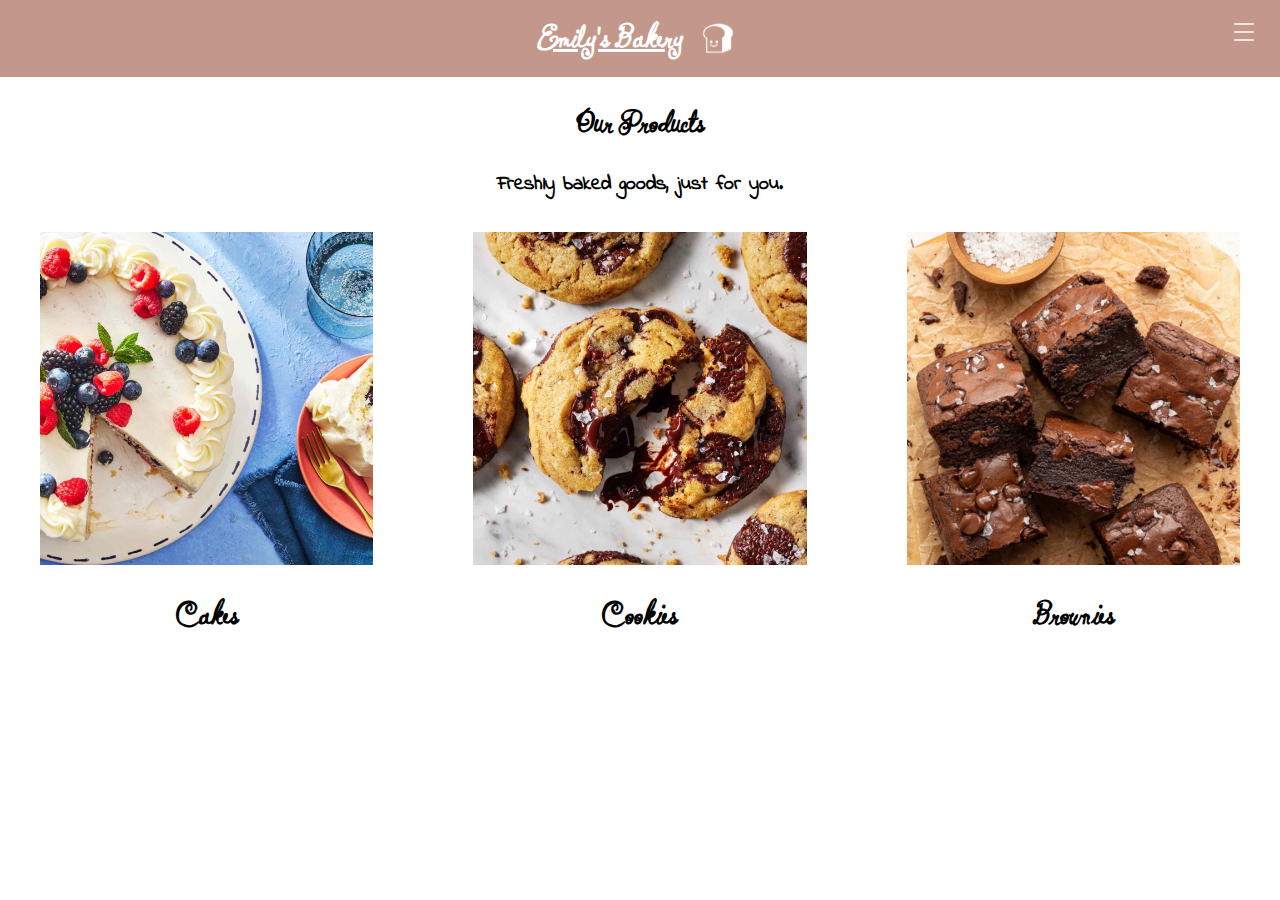
<file: index.html>
<!DOCTYPE html>
<html>
  <head>
    <meta charset="utf-8">
    <title>Emily's Bakery</title>
    <link rel="stylesheet" href="styles.css">
    <meta name="viewport" content="width=device-width, initial-scale=1.0">
  </head>

  <body>
    <header>
      <div class="header-content">
        <div class="logo-wrap">
          <h1><a href="index.html">Emily's Bakery</a></h1>
          <svg width="101" height="90" viewBox="0 0 101 90" fill="none" xmlns="http://www.w3.org/2000/svg" xmlns:xlink="http://www.w3.org/1999/xlink">
          <title>Emily Chen's Logo</title>
          <rect width="101" height="90" fill="url(#pattern0_1_50)"/>
          <defs>
          <pattern id="pattern0_1_50" patternContentUnits="objectBoundingBox" width="1" height="1">
          <use xlink:href="#image0_1_50" transform="matrix(0.00164105 0 0 0.00184162 -0.00298124 0)"/>
          </pattern>
          <image id="image0_1_50" width="613" height="543" preserveAspectRatio="none" xlink:href="[data-uri]"/>
          </defs>
          </svg>
        </div>

        <nav>
          <a href="cakes.html">Cakes</a>
          <a href="cookies.html">Cookies</a>
          <a href="brownies.html">Brownies</a>
        </nav>
      </div>

      <svg class="menu" viewBox="0 0 30 30" role="button">
        <title>Navigation menu icon</title>
        <line x1="8" x2="22" y1="6" y2="6" stroke="white" stroke-linecap="round" />
        <line x1="8" x2="22" y1="12" y2="12" stroke="white" stroke-linecap="round" />
        <line x1="8" x2="22" y1="18" y2="18" stroke="white" stroke-linecap="round" />
      </svg>
    </header>
    <div>
      <h1>Our Products</h1>
      <h2>Freshly baked goods, just for you.</h2>
    </div>
    
    <div class="product-row">
      <figure>
        <a href="cakes.html">
          <img
              width="600"
              height="600"
              src="images/cake-600.png"
              srcset="images/cake-600.png 600w, images/cake-900.png 900w, images/cake-1200.png 1200w"
              sizes="
              (max-width: 300px) 300px,
              (max-width: 600px) 600px,
              (max-width: 900px) 900px,
              1200px"
              alt="Top down view of a fruit cake"
            >
        </a>

        <h1>Cakes</h1>
      </figure>

      <figure>
        <a href="cookies.html">
          <img
              width="600"
              height="600"
              src="images/cookie-600.png"
              srcset="images/cookie-600.png 600w, images/cookie-900.png 900w, images/cookie-1200.png 1200w"
              sizes="
              (max-width: 300px) 300px,
              (max-width: 600px) 600px,
              (max-width: 900px) 900px,
              1200px"
              alt="Top down view of a chocolate chip cookie"
            >
        </a>

        <h1>Cookies</h1>
      </figure>

      <figure>
        <a href="brownies.html">
          <img
              width="600"
              height="600"
              src="images/brownie-600.png"
              srcset="images/brownie-600.png 600w, images/brownie-900.png 900w, images/brownie-1200.png 1200w"
              sizes="
              (max-width: 300px) 300px,
              (max-width: 600px) 600px,
              (max-width: 900px) 900px,
              1200px"
              alt="Top down view of a board of brownies"
            >
        </a>

        <h1>Brownies</h1>
      </figure>
    </div>

    <script src="nav.js"></script>
    <script src="grayscale.js"></script>

  </body>

</html>
</file>
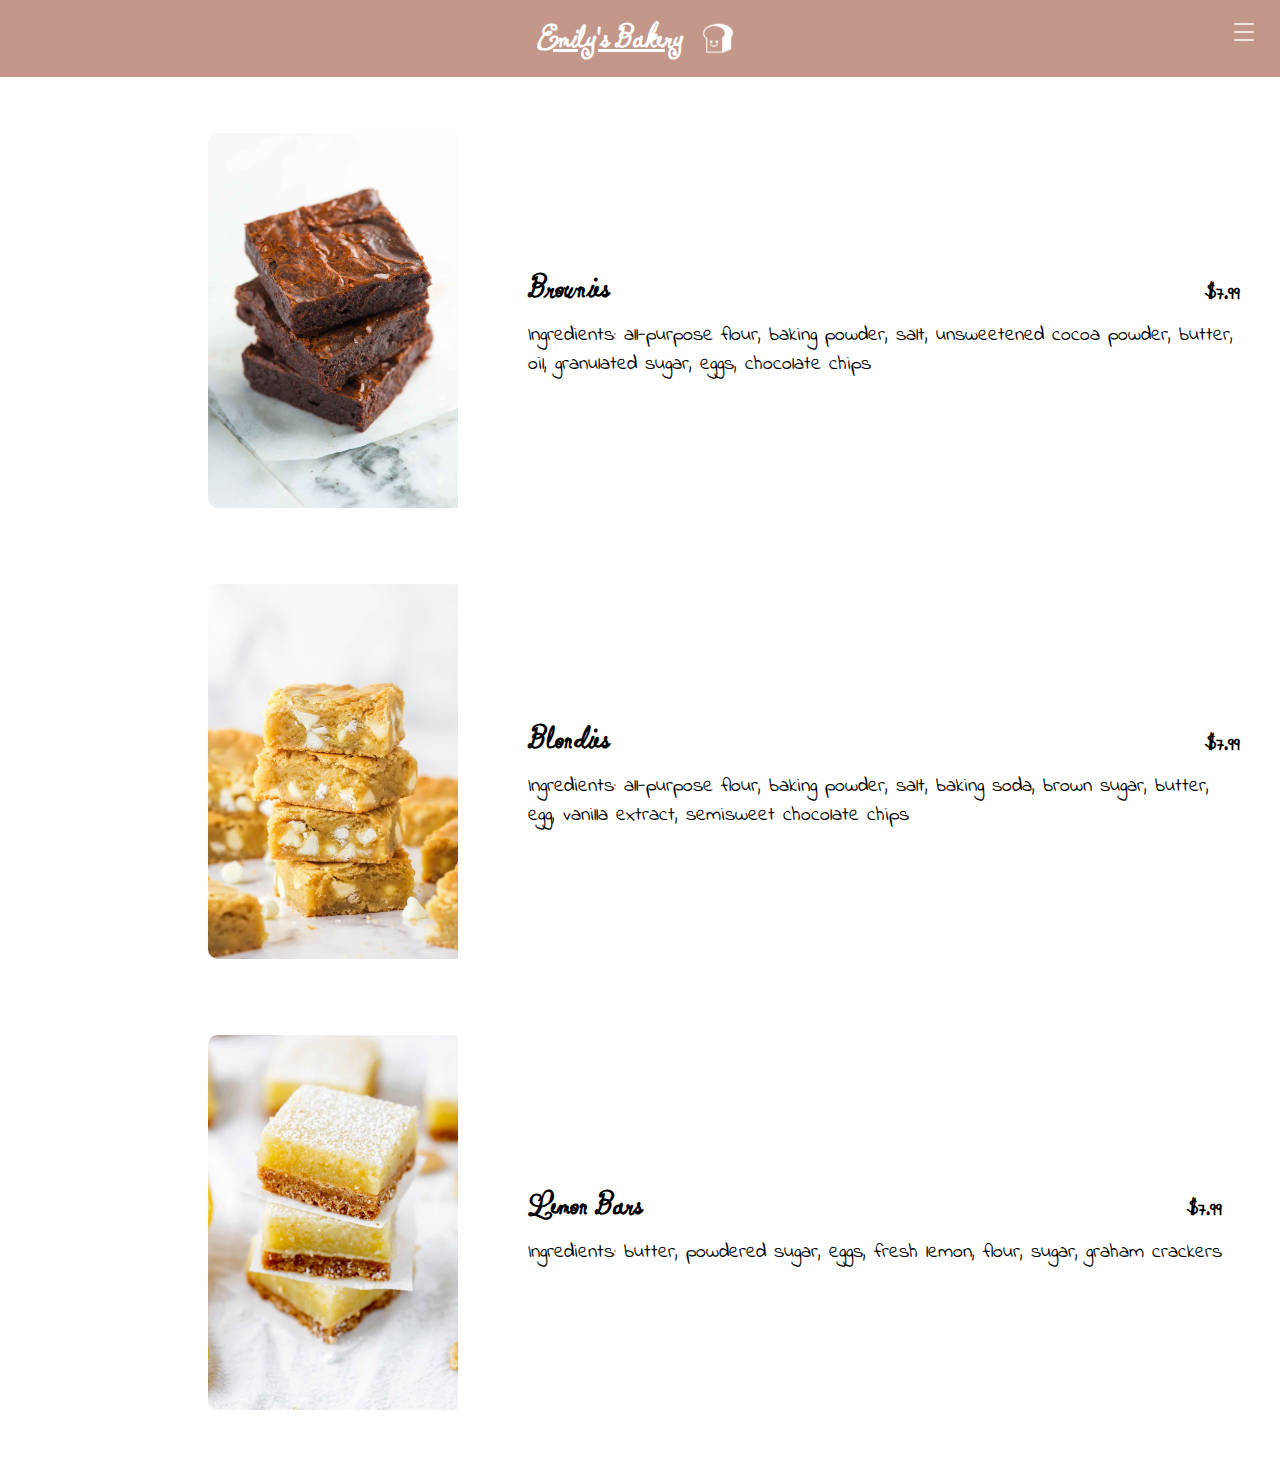
<file: brownies.html>
<!DOCTYPE html>
<html>
  <head>
    <meta charset="utf-8">
    <title>Emily's Bakery</title>
    <link rel="stylesheet" href="styles.css">
    <meta name="viewport" content="width=device-width, initial-scale=1.0">
  </head>

  <body>
    <header>
      <div class="header-content">
        <div class="logo-wrap">
          <h1><a href="index.html">Emily's Bakery</a></h1>
          <svg width="101" height="90" viewBox="0 0 101 90" fill="none" xmlns="http://www.w3.org/2000/svg" xmlns:xlink="http://www.w3.org/1999/xlink">
          <title>Emily Chen's Logo</title>
          <rect width="101" height="90" fill="url(#pattern0_1_50)"/>
          <defs>
          <pattern id="pattern0_1_50" patternContentUnits="objectBoundingBox" width="1" height="1">
          <use xlink:href="#image0_1_50" transform="matrix(0.00164105 0 0 0.00184162 -0.00298124 0)"/>
          </pattern>
          <image id="image0_1_50" width="613" height="543" preserveAspectRatio="none" xlink:href="[data-uri]"/>
          </defs>
          </svg>
        </div>

        <nav>
          <a href="cakes.html">Cakes</a>
          <a href="cookies.html">Cookies</a>
          <a href="brownies.html">Brownies</a>
        </nav>
      </div>

      <svg class="menu" viewBox="0 0 30 30" role="button">
        <title>Navigation menu icon</title>
        <line x1="8" x2="22" y1="6" y2="6" stroke="white" stroke-linecap="round" />
        <line x1="8" x2="22" y1="12" y2="12" stroke="white" stroke-linecap="round" />
        <line x1="8" x2="22" y1="18" y2="18" stroke="white" stroke-linecap="round" />
      </svg>
    </header>
    
    <div class="product-section">
      <div class="product-item">
        <figure>
          <img
              width="600"
              height="600"
              src="images/brownies-600.png"
              srcset="images/brownies-600.png 600w, images/brownies-900.png 900w, images/brownies-1200.png 1200w"
              sizes="
              (max-width: 300px) 300px,
              (max-width: 600px) 600px,
              (max-width: 900px) 900px,
              1200px"
              alt="Stack of chocolate brownies"
            >
        </figure>
        <div class="info">
          <div class="title-row">
            <h1>Brownies</h1>
            <span class="price">$7.99</span>
          </div>
          <p>Ingredients: all-purpose flour, baking powder, salt, unsweetened cocoa powder, butter, oil, granulated sugar, eggs, chocolate chips</p>
        </div>
      </div>

      <div class="product-item">
        <figure>
          <img
              width="600"
              height="600"
              src="images/blondie-600.png"
              srcset="images/blondie-600.png 600w, images/blondie-900.png 900w, images/blondie-1200.png 1200w"
              sizes="
              (max-width: 300px) 300px,
              (max-width: 600px) 600px,
              (max-width: 900px) 900px,
              1200px"
              alt="Stack of blondies"
            >
        </figure>

        <div class="info">
          <div class="title-row">
            <h1>Blondies</h1>
            <span class="price">$7.99</span>
          </div>
          <p>Ingredients: all-purpose flour, baking powder, salt, baking soda, brown sugar, butter, egg, vanilla extract, semisweet chocolate chips</p>
        </div>
      </div>

      <div class="product-item">
        <figure>
          <img
              width="600"
              height="600"
              src="images/lemon-600.png"
              srcset="images/lemon-600.png 600w, images/lemon-900.png 900w, images/lemon-1200.png 1200w"
              sizes="
              (max-width: 300px) 300px,
              (max-width: 600px) 600px,
              (max-width: 900px) 900px,
              1200px"
              alt="Stack of lemon bars"
            >
        </figure>
        <div class="info">
          <div class="title-row">
            <h1>Lemon Bars</h1>
            <span class="price">$7.99</span>
          </div>
          <p>Ingredients: butter, powdered sugar, eggs, fresh lemon, flour, sugar, graham crackers</p>
        </div>
      </div>
    </div>

    <script src="nav.js"></script>

  </body>

</html>
</file>
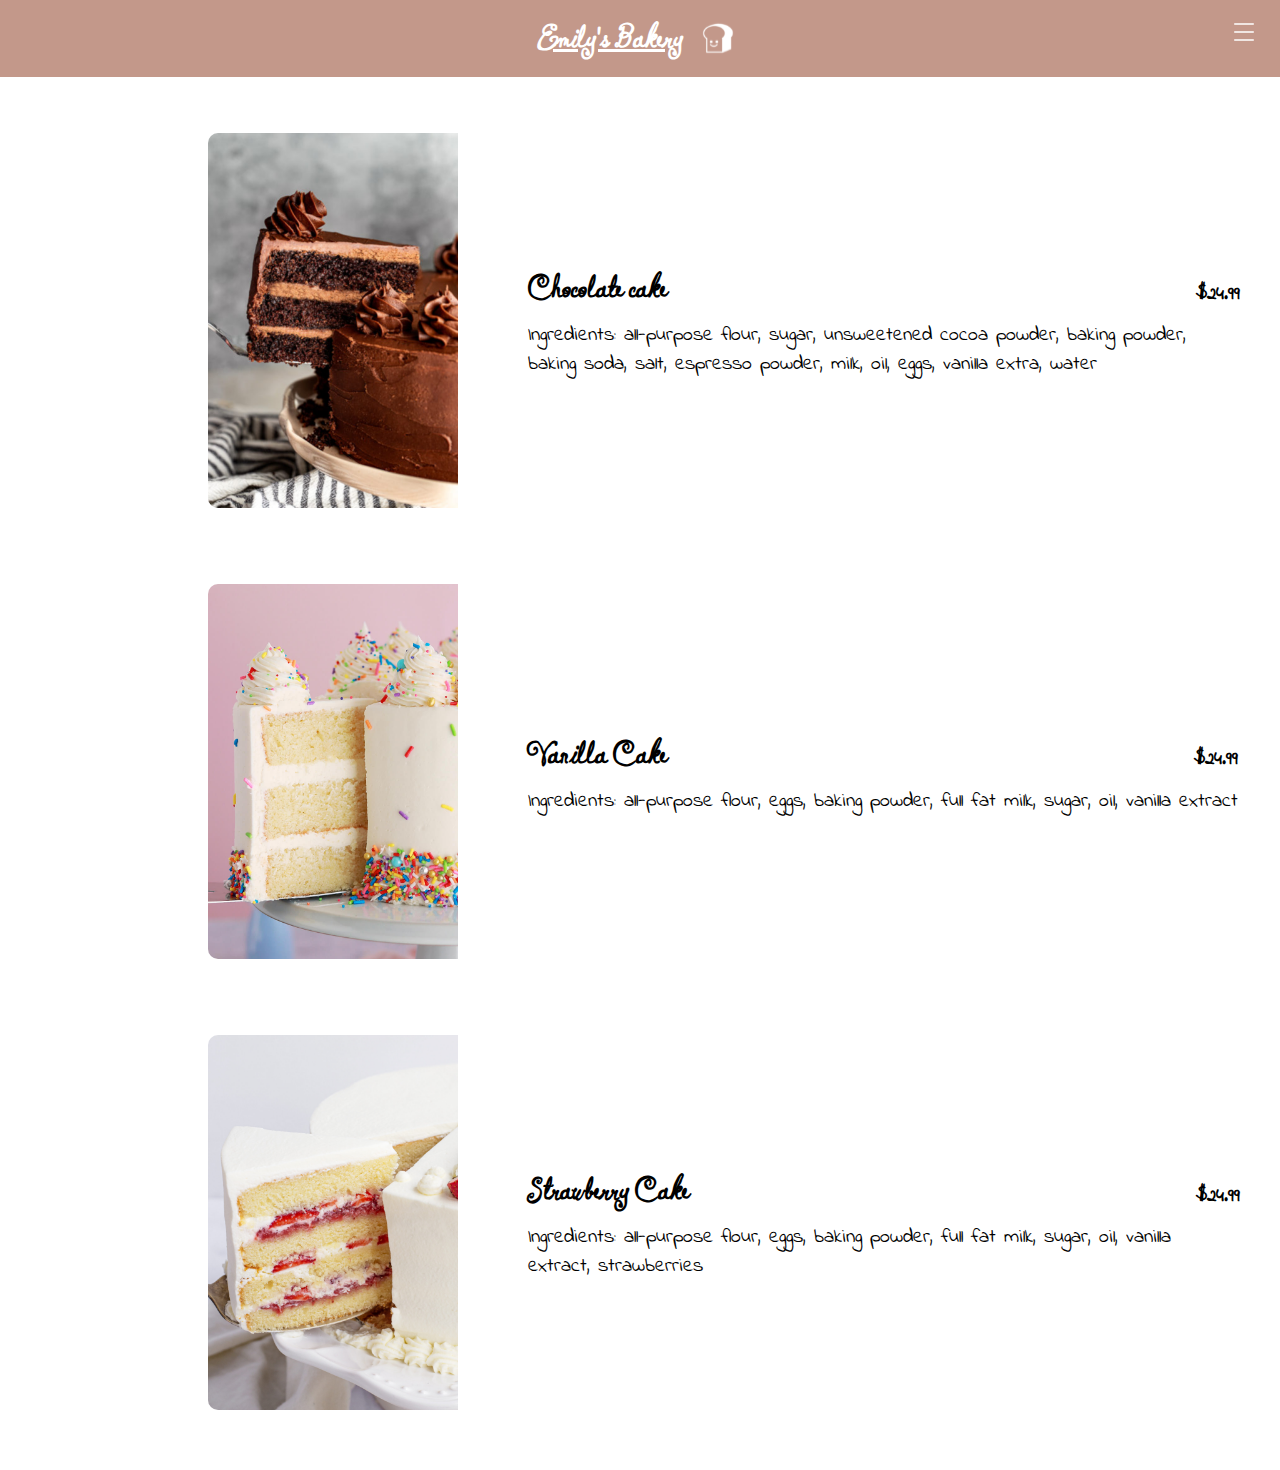
<file: cakes.html>
<!DOCTYPE html>
<html>
  <head>
    <meta charset="utf-8">
    <title>Emily's Bakery</title>
    <link rel="stylesheet" href="styles.css">
    <meta name="viewport" content="width=device-width, initial-scale=1.0">
  </head>

  <body>
    <header>
      <div class="header-content">
        <div class="logo-wrap">
          <h1><a href="index.html">Emily's Bakery</a></h1>
          <svg width="101" height="90" viewBox="0 0 101 90" fill="none" xmlns="http://www.w3.org/2000/svg" xmlns:xlink="http://www.w3.org/1999/xlink">
          <title>Emily Chen's Logo</title>
          <rect width="101" height="90" fill="url(#pattern0_1_50)"/>
          <defs>
          <pattern id="pattern0_1_50" patternContentUnits="objectBoundingBox" width="1" height="1">
          <use xlink:href="#image0_1_50" transform="matrix(0.00164105 0 0 0.00184162 -0.00298124 0)"/>
          </pattern>
          <image id="image0_1_50" width="613" height="543" preserveAspectRatio="none" xlink:href="[data-uri]"/>
          </defs>
          </svg>
        </div>

        <nav>
          <a href="cakes.html">Cakes</a>
          <a href="cookies.html">Cookies</a>
          <a href="brownies.html">Brownies</a>
        </nav>
      </div>

      <svg class="menu" viewBox="0 0 30 30" role="button">
        <title>Navigation menu icon</title>
        <line x1="8" x2="22" y1="6" y2="6" stroke="white" stroke-linecap="round" />
        <line x1="8" x2="22" y1="12" y2="12" stroke="white" stroke-linecap="round" />
        <line x1="8" x2="22" y1="18" y2="18" stroke="white" stroke-linecap="round" />
      </svg>
    </header>
    
    <div class="product-section">
      <div class="product-item">
        <figure>
          <img
              width="600"
              height="600"
              src="images/chocolate-600.png"
              srcset="images/chocolate-600.png 600w, images/chocolate-900.png 900w, images/chocolate-1200.png 1200w"
              sizes="
              (max-width: 300px) 300px,
              (max-width: 600px) 600px,
              (max-width: 900px) 900px,
              1200px"
              alt="Slice view of whole chocolate cake"
            >
        </figure>

        <div class="info">
          <div class="title-row">
            <h1>Chocolate cake</h1>
            <span class="price">$24.99</span>
          </div>
          <p>Ingredients: all-purpose flour, sugar, unsweetened cocoa powder, baking powder, baking soda, salt, espresso powder, milk, oil, eggs, vanilla extra, water</p>
        </div>
      </div>

      <div class="product-item">
        <figure>
          <img
              width="600"
              height="600"
              src="images/vanilla-600.png"
              srcset="images/vanilla-600.png 600w, images/vanilla-900.png 900w, images/vanilla-1200.png 1200w"
              sizes="
              (max-width: 300px) 300px,
              (max-width: 600px) 600px,
              (max-width: 900px) 900px,
              1200px"
              alt="Slice view of whole vanilla cake"
            >
        </figure>

        <div class="info">
          <div class="title-row">
            <h1>Vanilla Cake</h1>
            <span class="price">$24.99</span>
          </div>
          <p>Ingredients: all-purpose flour, eggs, baking powder, full fat milk, sugar, oil, vanilla extract</p>
        </div>
      </div>
      
      <div class="product-item">
        <figure>
          <img
              width="600"
              height="600"
              src="images/strawberry-600.png"
              srcset="images/strawberry-600.png 600w, images/strawberry-900.png 900w, images/strawberry-1200.png 1200w"
              sizes="
              (max-width: 300px) 300px,
              (max-width: 600px) 600px,
              (max-width: 900px) 900px,
              1200px"
              alt="Slice view of whole strawberry cake"
            >
        </figure>

        <div class="info">
          <div class="title-row">
            <h1>Strawberry Cake</h1>
            <span class="price">$24.99</span>
          </div>
          <p>Ingredients: all-purpose flour, eggs, baking powder, full fat milk, sugar, oil, vanilla extract, strawberries</p>
        </div>
      </div>
    </div>

    <script src="nav.js"></script>

  </body>

</html>
</file>
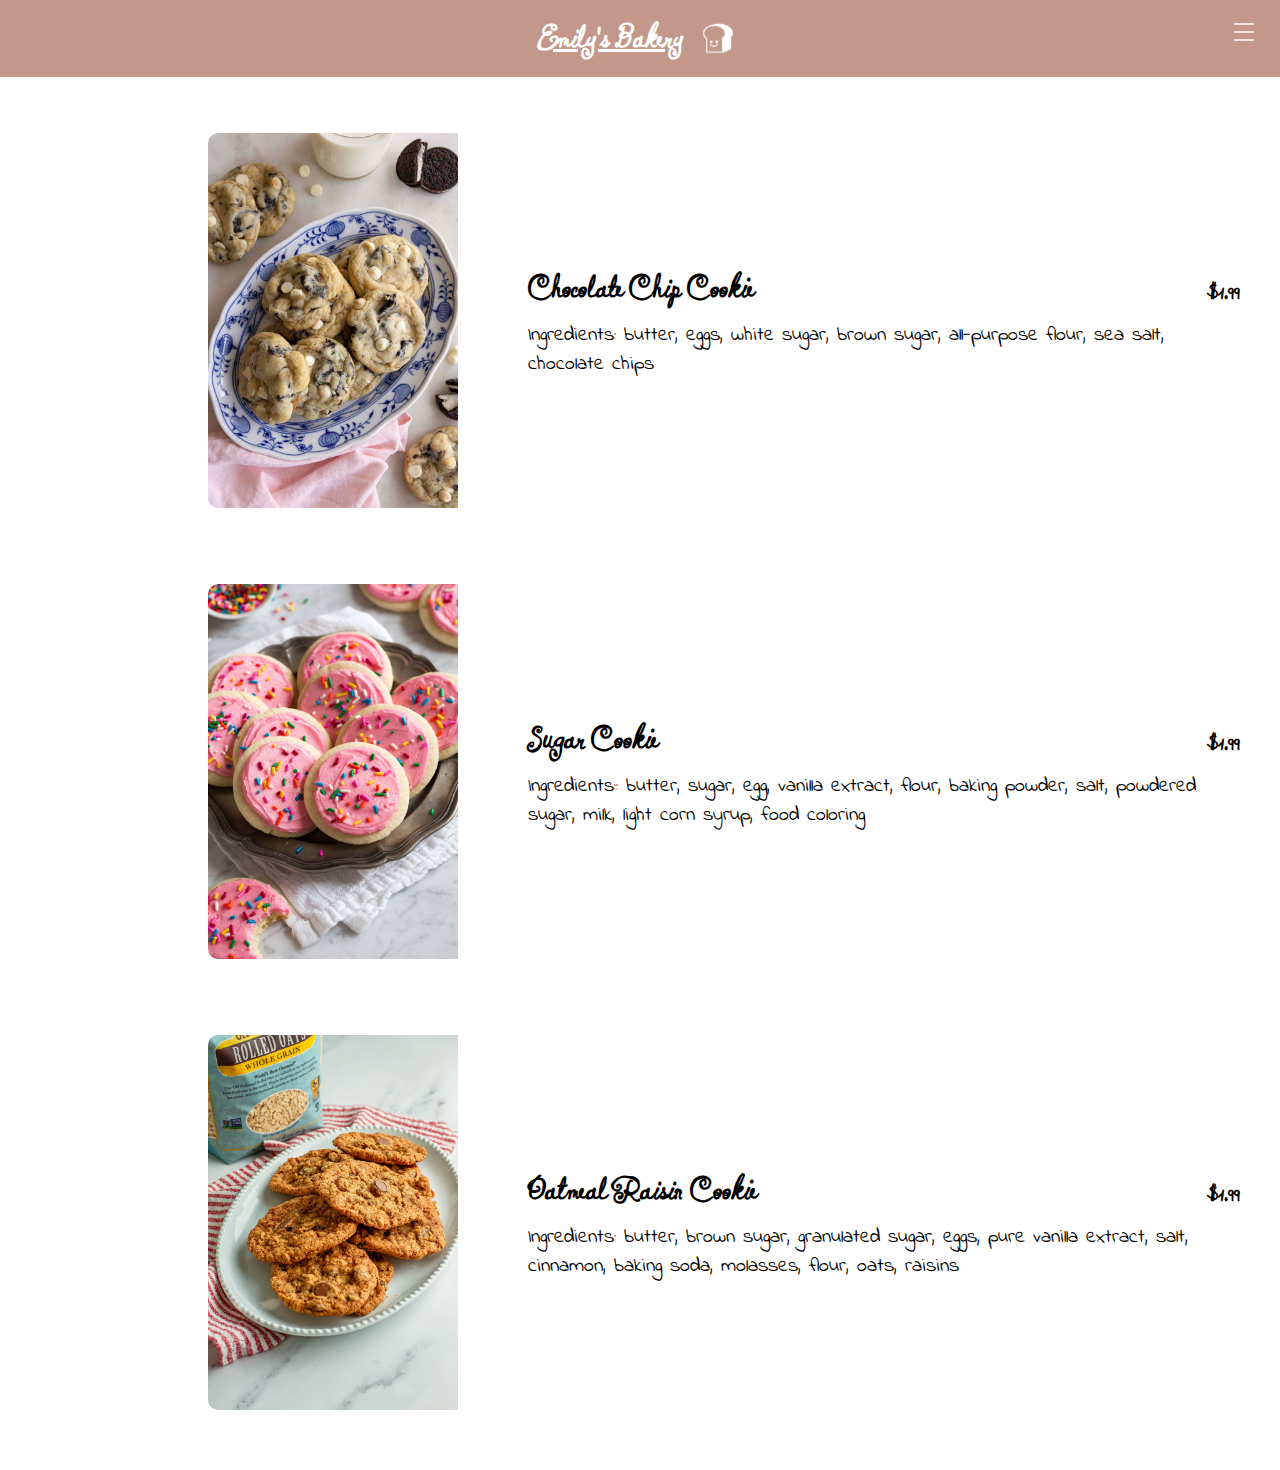
<file: cookies.html>
<!DOCTYPE html>
<html>
  <head>
    <meta charset="utf-8">
    <title>Emily's Bakery</title>
    <link rel="stylesheet" href="styles.css">
    <meta name="viewport" content="width=device-width, initial-scale=1.0">
  </head>

  <body>
    <header>
      <div class="header-content">
        <div class="logo-wrap">
          <h1><a href="index.html">Emily's Bakery</a></h1>
          <svg width="101" height="90" viewBox="0 0 101 90" fill="none" xmlns="http://www.w3.org/2000/svg" xmlns:xlink="http://www.w3.org/1999/xlink">
          <title>Emily Chen's Logo</title>
          <rect width="101" height="90" fill="url(#pattern0_1_50)"/>
          <defs>
          <pattern id="pattern0_1_50" patternContentUnits="objectBoundingBox" width="1" height="1">
          <use xlink:href="#image0_1_50" transform="matrix(0.00164105 0 0 0.00184162 -0.00298124 0)"/>
          </pattern>
          <image id="image0_1_50" width="613" height="543" preserveAspectRatio="none" xlink:href="[data-uri]"/>
          </defs>
          </svg>
        </div>

        <nav>
          <a href="cakes.html">Cakes</a>
          <a href="cookies.html">Cookies</a>
          <a href="brownies.html">Brownies</a>
        </nav>
      </div>

      <svg class="menu" viewBox="0 0 30 30" role="button">
        <title>Navigation menu icon</title>
        <line x1="8" x2="22" y1="6" y2="6" stroke="white" stroke-linecap="round" />
        <line x1="8" x2="22" y1="12" y2="12" stroke="white" stroke-linecap="round" />
        <line x1="8" x2="22" y1="18" y2="18" stroke="white" stroke-linecap="round" />
      </svg>
    </header>
    
    <div class="product-section">
      <div class="product-item">
        <figure>
          <img
              width="600"
              height="600"
              src="images/chip-600.png"
              srcset="images/chip-600.png 600w, images/chip-900.png 900w, images/chip-1200.png 1200w"
              sizes="
              (max-width: 300px) 300px,
              (max-width: 600px) 600px,
              (max-width: 900px) 900px,
              1200px"
              alt="Plate of chocolate chip cookies"
            >
        </figure>
        <div class="info">
          <div class="title-row">
            <h1>Chocolate Chip Cookie</h1>
            <span class="price">$1.99</span>
          </div>
          <p>Ingredients: butter, eggs, white sugar, brown sugar, all-purpose flour, sea salt, chocolate chips</p>
        </div>
      </div>

      <div class="product-item">
        <figure>
          <img
              width="600"
              height="600"
              src="images/sugar-600.png"
              srcset="images/sugar-600.png 600w, images/sugar-900.png 900w, images/sugar-1200.png 1200w"
              sizes="
              (max-width: 300px) 300px,
              (max-width: 600px) 600px,
              (max-width: 900px) 900px,
              1200px"
              alt="Plate of sugar cookies"
            >
        </figure>

        <div class="info">
          <div class="title-row">
            <h1>Sugar Cookie</h1>
            <span class="price">$1.99</span>
          </div>
          <p>Ingredients:: butter, sugar, egg, vanilla extract, flour, baking powder, salt, powdered sugar, milk, light corn syrup, food coloring</p>
        </div>
      </div>

      <div class="product-item">
        <figure>
          <img
              width="600"
              height="600"
              src="images/oatmeal-600.png"
              srcset="images/oatmeal-600.png 600w, images/oatmeal-900.png 900w, images/oatmeal-1200.png 1200w"
              sizes="
              (max-width: 300px) 300px,
              (max-width: 600px) 600px,
              (max-width: 900px) 900px,
              1200px"
              alt="Plate of oatmeal raisin cookies"
            >
        </figure>

        <div class="info">
          <div class="title-row">
            <h1>Oatmeal Raisin Cookie</h1>
            <span class="price">$1.99</span>
          </div>
          <p>Ingredients: butter, brown sugar, granulated sugar, eggs, pure vanilla extract, salt, cinnamon, baking soda, molasses, flour, oats, raisins</p>
        </div>
      </div>
    </div>

    <script src="nav.js"></script>

  </body>

</html>
</file>
<file: styles.css>
@font-face {
  font-family: 'Indie Flower';
  font-style: normal;
  font-weight: 400;
  src: url('fonts/Indie_Flower/IndieFlower-Regular.ttf') format('truetype');
  font-display: swap;
}

@font-face {
  font-family: 'Ingrid Darling';
  font-style: normal;
  font-weight: 400;
  src: url('fonts/Ingrid_Darling/IngridDarling-Regular.ttf') format('truetype');
  font-display: swap;
}

header {
  font-family: Ingrid Darling, sans-serif;
  font-size: 1em;
  background-color: #C3988A;
  width: 100%;
  height: auto;
  padding: 1em 0;
  position: sticky;
  top: 0;
  display: flex;
  align-items: center;
  justify-content: center;
}

.logo-wrap {
  display: flex;
  align-items: center;
  gap: 10px;
}

.logo-wrap h1 {
  margin: 0;
}

.logo-wrap svg {
  width: 50px;
  height: auto;
}

.header-content {
  display: flex;
  flex-direction: column;
  align-items: center;
  gap: 0.5em;
}

body {
  margin: 0;
}

h2, p, span {
  font-family: Indie Flower, sans-serif;
  text-align: center;
  font-size: 1.25em;
}

h1 {
  font-family: Ingrid Darling, sans-serif;
  text-align: center;
  font-size: 2.25em;
}

nav {
  font-size: 1.7em;
  display: none;
  flex-direction: column;
  align-items: center;
}

a:link, a:visited {
  color: white;
  text-decoration: underline;
}

a:hover {
  color: brown;
}

a:active {
  color: white;
}

.product-row img:active {
  opacity: 0.5;
}

.product-row {
  display: flex;
  justify-content: center;
  gap: 20px;
}

.product-row figure {
  width: 30%;
  text-align: center;
}

.product-row img {
  width: 100%;
  height: auto;
}

.product-section {
  display: flex;
  flex-direction: column;
  gap: 40px;
  margin: 40px;
  padding-left: 10%;
}

.product-item {
  display: flex;
  align-items: center;
  gap: 30px;
  width: 100%;
}

.product-item img {
  width: 250px;
  height: auto;
  border-radius: 10px;
  padding-right: 10%;
}

.product-item .info {
  max-width: 800px;
}

.product-item h1 {
  margin: 0 0 10px 0;
  text-align: left;
}

.product-item p {
  margin: 0;
  text-align: left;
}

.title-row {
  display: flex;
  justify-content: space-between; /* pushes price to right */
  align-items: center;
  width: 100%;
}

.price {
  font-size: 1.2em;
  font-weight: bold;
}

svg.menu {
  position: absolute;
  top: 1em;
  right: 1em;
  width: 2.5em;
  height: 2.5em;
}

svg.menu:hover {
  cursor: pointer;
}

nav.expand {
  display: flex;
}

header.expand {
  padding-bottom: 1.5em;
}

@media screen and (max-width: 700px) {
  .product-item {
    flex-direction: column;
    align-items: center;
    gap: 1em;
  }

  .product-item .info {
    width: 100%;
    text-align: center;
  }

  .product-item img {
    width: 100%;
    height: auto;
  }
}

@media screen and (max-width: 700px) {
  .product-row {
    flex-direction: column;
    gap: 2em;
    align-items: center;
  }

  .product-row figure {
    width: 100%;
    flex-direction: column;
    text-align: center;
  }

  .product-row figure img {
    width: 80%;
    height: auto;
  }
}

@media only screen and (prefers-color-scheme: dark) {
  header {
    background-color: #6A5148;
  }
  body {
    background-color: #111111;
    color: white;
  }

  a:link, a:visited {
    color: white;
  }

  a:hover {
    color: rosybrown;
  }

  a:active {
    color: white;
  }
}
</file>
